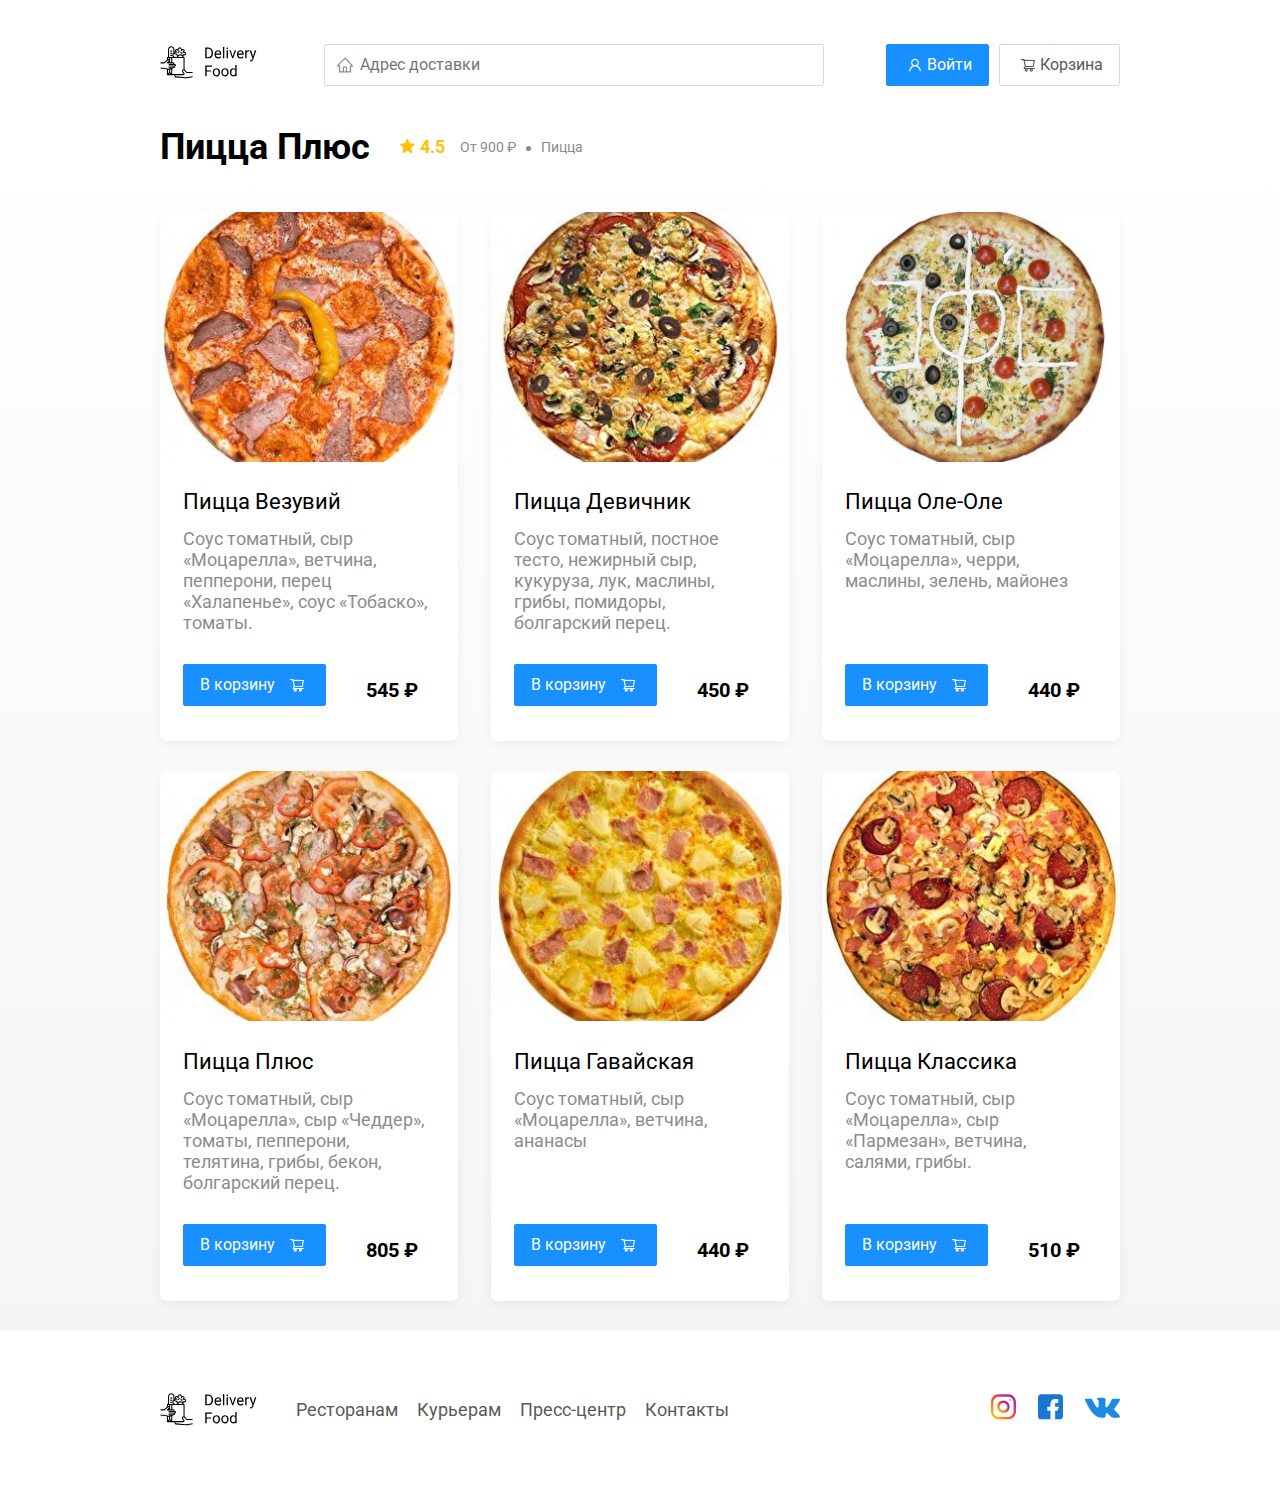
<file: html/restaurant.html>
<!DOCTYPE html>
<html lang="ru">
<head>
	<meta charset="UTF-8"/>
	<meta name="viewport" content="width=device-width, initial-scale=1.0"/>
	<title>PizzaBurger — доставка еды на дом</title>
	<link href="https://fonts.googleapis.com/css?family=Roboto:400,700&display=swap&subset=cyrillic" rel="stylesheet"
	/>
	<link rel="stylesheet" href="../css/normalize.css"/>
	<link rel="stylesheet" href="../css/style.css"/>
</head>
<body>
	<div class="container">
		<header class="header">
			<a href="../index.html" class="logo">
				<img src="../img/icon/logo.svg" alt="Logo"/>
			</a>
			<label class="address">
				<input type="text" class="input input-address" placeholder="Адрес доставки"/>
			</label>
			<div class="buttons">
				<button class="button button-primary button-auth">
					<span class="button-auth-svg"></span>
					<span class="button-text">Войти</span>
				</button>
				<button class="button" id="cart-button">
					<span class="button-cart-svg"></span>
					<span class="button-text">Корзина</span>
				</button>
			</div>
		</header>
	</div>
	<!-- /.container  -->

	<main class="main">
		<div class="container">
			<section class="menu">
				<div class="section-heading">
					<h2 class="section-title restaurant-title">Пицца Плюс</h2>
					<div class="card-info">
						<div class="rating">
							4.5
						</div>
						<div class="price">От 900 ₽</div>
						<div class="category">Пицца</div>
					</div>
					<!-- /.card-info -->
				</div>
				<div class="cards cards-menu">
					<div class="card">
						<img src="../img/pizza-plus/pizza-vesuvius.jpg" alt="image" class="card-image"/>
						<div class="card-text">
							<div class="card-heading">
								<h3 class="card-title card-title-reg">Пицца Везувий</h3>
							</div>
							<!-- /.card-heading -->
							<div class="card-info">
								<div class="ingredients">Соус томатный, сыр «Моцарелла», ветчина, пепперони, перец
								                         «Халапенье», соус «Тобаско», томаты.
								</div>
							</div>
							<!-- /.card-info -->
							<div class="card-buttons">
								<button class="button button-primary button-add-cart">
									<span class="button-card-text">В корзину</span>
									<span class="button-cart-svg"></span>
								</button>
								<strong class="card-price-bold">545 ₽</strong>
							</div>
						</div>
						<!-- /.card-text -->
					</div>
					<!-- /.card -->

					<div class="card">
						<img src="../img/pizza-plus/pizza-girls.jpg" alt="image" class="card-image"/>
						<div class="card-text">
							<div class="card-heading">
								<h3 class="card-title card-title-reg">Пицца Девичник</h3>
							</div>
							<!-- /.card-heading -->
							<div class="card-info">
								<div class="ingredients">Соус томатный, постное тесто, нежирный сыр, кукуруза, лук, маслины,
								                         грибы, помидоры, болгарский перец.
								</div>
							</div>
							<!-- /.card-info -->
							<div class="card-buttons">
								<button class="button button-primary button-add-cart">
									<span class="button-card-text">В корзину</span>
									<span class="button-cart-svg"></span>
								</button>
								<strong class="card-price-bold">450 ₽</strong>
							</div>
						</div>
						<!-- /.card-text -->
					</div>
					<!-- /.card -->

					<div class="card">
						<img src="../img/pizza-plus/pizza-oleole.jpg" alt="image" class="card-image"/>
						<div class="card-text">
							<div class="card-heading">
								<h3 class="card-title card-title-reg">Пицца Оле-Оле</h3>
							</div>
							<!-- /.card-heading -->
							<div class="card-info">
								<div class="ingredients">Соус томатный, сыр «Моцарелла», черри, маслины, зелень, майонез
								</div>
							</div>
							<!-- /.card-info -->
							<div class="card-buttons">
								<button class="button button-primary button-add-cart">
									<span class="button-card-text">В корзину</span>
									<span class="button-cart-svg"></span>
								</button>
								<strong class="card-price-bold">440 ₽</strong>
							</div>
						</div>
						<!-- /.card-text -->
					</div>
					<!-- /.card -->

					<div class="card">
						<img src="../img/pizza-plus/pizza-plus.jpg" alt="image" class="card-image"/>
						<div class="card-text">
							<div class="card-heading">
								<h3 class="card-title card-title-reg">Пицца Плюс</h3>
							</div>
							<!-- /.card-heading -->
							<div class="card-info">
								<div class="ingredients">Соус томатный, сыр «Моцарелла», сыр «Чеддер», томаты, пепперони,
								                         телятина, грибы, бекон, болгарский перец.
								</div>
							</div>
							<!-- /.card-info -->
							<div class="card-buttons">
								<button class="button button-primary button-add-cart">
									<span class="button-card-text">В корзину</span>
									<span class="button-cart-svg"></span>
								</button>
								<strong class="card-price-bold">805 ₽</strong>
							</div>
						</div>
						<!-- /.card-text -->
					</div>
					<!-- /.card -->

					<div class="card">
						<img src="../img/pizza-plus/pizza-hawaiian.jpg" alt="image" class="card-image"/>
						<div class="card-text">
							<div class="card-heading">
								<h3 class="card-title card-title-reg">Пицца Гавайская</h3>
							</div>
							<!-- /.card-heading -->
							<div class="card-info">
								<div class="ingredients">Соус томатный, сыр «Моцарелла», ветчина, ананасы</div>
							</div>
							<!-- /.card-info -->
							<div class="card-buttons">
								<button class="button button-primary button-add-cart">
									<span class="button-card-text">В корзину</span>
									<span class="button-cart-svg"></span>
								</button>
								<strong class="card-price-bold">440 ₽</strong>
							</div>
						</div>
						<!-- /.card-text -->
					</div>
					<!-- /.card -->

					<div class="card">
						<img src="../img/pizza-plus/pizza-classic.jpg" alt="image" class="card-image"/>
						<div class="card-text">
							<div class="card-heading">
								<h3 class="card-title card-title-reg">Пицца Классика</h3>
							</div>
							<!-- /.card-heading -->
							<div class="card-info">
								<div class="ingredients">Соус томатный, сыр «Моцарелла», сыр «Пармезан», ветчина, салями,
								                         грибы.
								</div>
							</div>
							<!-- /.card-info -->
							<div class="card-buttons">
								<button class="button button-primary button-add-cart">
									<span class="button-card-text">В корзину</span>
									<span class="button-cart-svg"></span>
								</button>
								<strong class="card-price-bold">510 ₽</strong>
							</div>
						</div>
						<!-- /.card-text -->
					</div>
					<!-- /.card -->
				</div>
				<!-- /.cards -->
			</section>
		</div>
		<!-- /.container -->
	</main>

	<footer class="footer">
		<div class="container">
			<div class="footer-block">
				<img src="../img/icon/logo.svg" alt="logo" class="logo footer-logo"/>
				<nav class="footer-nav">
					<a href="#" class="footer-link">Ресторанам </a>
					<a href="#" class="footer-link">Курьерам</a>
					<a href="#" class="footer-link">Пресс-центр</a>
					<a href="#" class="footer-link">Контакты</a>
				</nav>
				<div class="social-links">
					<a href="#" class="social-link"><img src="../img/social/instagram.svg" alt="instagram"/></a>
					<a href="#" class="social-link"><img src="../img/social/fb.svg" alt="facebook"/></a>
					<a href="#" class="social-link"><img src="../img/social/vk.svg" alt="vk"/></a>
				</div>
				<!-- /.social-links -->
			</div>
			<!-- /.footer-block -->
		</div>
	</footer>

	<div class="modal modal-cart">
		<div class="modal-dialog">
			<div class="modal-header">
				<h3 class="modal-title">Корзина</h3>
				<button class="close">&times;</button>
			</div>
			<!-- /.modal-header -->
			<div class="modal-body">
				<div class="food-row">
					<span class="food-name">Ролл угорь стандарт</span>
					<strong class="food-price">250 ₽</strong>
					<div class="food-counter">
						<button class="counter-button">-</button>
						<span class="counter">1</span>
						<button class="counter-button">+</button>
					</div>
				</div>
				<!-- /.foods-row -->
				<div class="food-row">
					<span class="food-name">Ролл угорь стандарт</span>
					<strong class="food-price">250 ₽</strong>
					<div class="food-counter">
						<button class="counter-button">-</button>
						<span class="counter">1</span>
						<button class="counter-button">+</button>
					</div>
				</div>
				<!-- /.foods-row -->
				<div class="food-row">
					<span class="food-name">Ролл угорь стандарт</span>
					<strong class="food-price">250 ₽</strong>
					<div class="food-counter">
						<button class="counter-button">-</button>
						<span class="counter">1</span>
						<button class="counter-button">+</button>
					</div>
				</div>
				<!-- /.foods-row -->
				<div class="food-row">
					<span class="food-name">Ролл угорь стандарт</span>
					<strong class="food-price">250 ₽</strong>
					<div class="food-counter">
						<button class="counter-button">-</button>
						<span class="counter">1</span>
						<button class="counter-button">+</button>
					</div>
				</div>
				<!-- /.foods-row -->
			</div>
			<!-- /.modal-body -->
			<div class="modal-footer">
				<span class="modal-pricetag">1250 ₽</span>
				<div class="footer-buttons">
					<button class="button button-primary">Оформить заказ</button>
					<button class="button clear-cart">Отмена</button>
				</div>
			</div>
			<!-- /.modal-footer -->
		</div>
		<!-- /.modal-dialog -->
	</div>


	<script src="../js/main.js"></script>
</body>
</html>
</file>
<file: css/style.css>
* {
    box-sizing: border-box;
}

body {
    font-family: "Roboto", sans-serif;
    padding-top: 44px;
}

a,
button {
    cursor: pointer;
    color: inherit;
}

.hide {
    display: none;
}

.container {
    max-width: 1200px;
    margin: auto;
}

.header {
    display: flex;
    align-items: center;
    justify-content: space-between;
    margin-bottom: 40px;
}

.input {
    background-color: #ffffff;
    border: 1px solid #d9d9d9;
    border-radius: 2px;
    font-size: 16px;
    line-height: 24px;
    padding: 8px 8px 8px 35px;
    background-repeat: no-repeat;
    background-position: left 11px center;
}

.address {
    flex: 0.8;
}

.input-address {
    width: 100%;
    background-image: url(../img/icon/home.svg);
}

.search {
    margin-left: auto;
}

.input-search {
    width: 300px;
    background-image: url(../img/icon/search.svg);

}

.buttons {
    display: flex;
    align-items: center;
}

.button {
    display: flex;
    align-items: center;
    padding: 8px 16px;
    background: #ffffff;
    border: 1px solid #d9d9d9;
    box-sizing: border-box;
    box-shadow: 0 0 2px rgba(0, 0, 0, 0.0015);
    border-radius: 2px;
    color: #595959;
    font-size: 16px;
    line-height: 24px;
}

.button:hover {
    background: #1890ff;
    border: 1px solid #1890ff;
    color: #fff;
}


.button-primary {
    background: #1890ff;
    border: 1px solid #1890ff;
    color: #fff;
    margin-right: 10px;
}

.button-primary:hover {
    background: #ffffff;
    border: 1px solid #d9d9d9;
    color: #595959;
}

.button-icon {
    margin-right: 6px;
}

.button-card-text {
    margin-right: 10px;
}

.button-auth {
    background-position: 20px 13px;
}

.button-primary .button-auth-svg {
    width: 24px;
    height: 24px;
    background-color: #fff;
    -webkit-mask: url("../img/icon/user.svg") no-repeat 50% 50%;
    mask: url("../img/icon/user.svg") no-repeat 50% 50%;
    background-repeat: no-repeat;
}

.button-primary:hover .button-auth-svg {
    background-color: #595959;
}

.button .button-cart-svg {
    width: 24px;
    height: 24px;
    background-color: #595959;
    -webkit-mask: url("../img/icon/shopping-cart.svg") no-repeat 50% 50%;
    mask: url("../img/icon/shopping-cart.svg") no-repeat 50% 50%;
    background-repeat: no-repeat;
}

.button-primary .button-cart-svg {
    background-color: #fff;
}

.button:hover .button-cart-svg {
    background-color: #fff;
}

.button-primary:hover .button-cart-svg {
    background-color: #595959;
}

.button-cart {
    display: none;
    margin: 0 5px;
}

.button-out {
    display: none;
    margin: 0 5px;
}

#warning{
    display: none;
    color: red;
    font-size: 15px;
    line-height: 15px;
    animation-duration: 1s;
    animation-delay: .1s;
    animation-iteration-count: 1;
}

.user-name {
    display: none;
    margin-right: 20px;
    font-weight: bold;
    font-size: 18px;
}

.promo-slider {

    width: 600px;
    height: 300px;

}

.promo {
    box-shadow: 0 7px 12px rgba(158, 158, 163, 0.1);
    border-radius: 10px;
    padding: 68px 70px;
    margin-bottom: 56px;
}

.pizza {
    background: #fff1b8 url(../img/promo/pizza.png) no-repeat top -100px right -250px / 830px
}

.kebab {
    background: #D6E4FF url(../img/promo/kebab.png) no-repeat top 45px right 40px / 450px;
}

.vegetables {
    background: #FFF566 url(../img/promo/vegetables.png) no-repeat top 0 right 0 / 825px
}

.sushi {
    background: #FFF1F0 url(../img/promo/sushi.png) no-repeat top 10px right 15px / 500px
}

.promo-title {
    font-style: normal;
    font-weight: bold;
    font-size: 39px;
    line-height: 46px;
    color: #302c34;
}

.promo-text {
    font-style: normal;
    font-weight: normal;
    font-size: 24px;
    line-height: 28px;
    color: #302c34;
    max-width: 538px;
}

.main {
    background: linear-gradient(180deg, rgba(245, 245, 245, 0) 1.04%, #f5f5f5 100%);
}

.section-heading {
    display: flex;
    align-items: center;
    margin-bottom: 44px;
}

.section-title {
    font-style: normal;
    font-weight: bold;
    font-size: 36px;
    line-height: 42px;
    margin: 0 30px 0 0;
    color: #000000;
}

.cards {
    display: flex;
    align-items: flex-start;
    justify-content: space-between;
    flex-wrap: wrap;
}

.card {
    background: #ffffff;
    box-shadow: 0 4px 12px rgba(0, 0, 0, 0.05);
    border-radius: 7px;
    overflow: hidden;
    margin-bottom: 30px;
    flex-basis: 31%;
    text-decoration: none;

}

.card-restaurant {
    cursor: pointer
}

.card-image {
    width: 100%;
    height: 250px;
    object-fit: cover;
}


.card-text {
    padding: 20px 23px 35px;
    min-height: 275px;
    display: flex;
    flex-direction: column;
}



.restaurants .card-text {
    min-height: auto;
}

.card-heading {
    display: flex;
    align-items: center;
    justify-content: space-between;
    margin-bottom: 10px;
}

.card-title {
    margin: 0;
    font-style: normal;
    font-weight: bold;
    font-size: 22px;
    line-height: 32px;
}

.card-title-reg {
    font-weight: 400;
}

.card-tag {
    font-style: normal;
    font-weight: normal;
    font-size: 12px;
    line-height: 20px;
    color: #ffffff;
    background: #262626;
    border-radius: 2px;
    padding: 1px 8px;
}

.card-info {
    display: flex;
    align-items: center;
    flex-wrap: wrap;
}

.card-buttons {
    display: flex;
    margin-top: 24px;
    flex-grow: 1;
    align-items: flex-end;
}

.card-price-bold {
    font-weight: bold;
    font-size: 20px;
    line-height: 32px;
    margin-left: 30px;
}

.rating {
    background-image: url("../img/icon/rating.svg");
    background-repeat: no-repeat;
    background-position: 0 7px;
    padding-left: 20px;
    margin-right: 26px;
    color: #ffc107;
    font-weight: bold;
    font-size: 18px;
    line-height: 32px;
}

.price,
.category {
    color: #8c8c8c;
    font-size: 18px;
    line-height: 32px;
}

.price {
    margin-right: 10px;
}

.ingredients {
    color: #8c8c8c;
    font-size: 18px;
    line-height: 21px;
}

.category {
    text-overflow: ellipsis;
    overflow: hidden;
    white-space: nowrap;
    max-width: 150px;
}

.price:after {
    content: "";
    width: 5px;
    height: 5px;
    background-color: #8c8c8c;
    display: inline-block;
    vertical-align: middle;
    border-radius: 50%;
    margin-left: 10px;
}

.footer {
    padding: 60px 0;
}

.footer-block {
    display: flex;
    align-items: center;
    justify-content: space-between;
}

.footer-nav {
    margin-left: 35px;
    margin-right: auto;
}

.footer-link {
    display: inline-block;
    color: #595959;
    font-style: normal;
    font-weight: normal;
    font-size: 18px;
    line-height: 21px;
    text-decoration: none;
}

.footer-link:not(:last-child) {
    margin-right: 15px;
}

.social-links {
    display: flex;
    align-items: center;
}

.social-link:not(:last-child) {
    margin-right: 21px;
}

.modal {
    position: fixed;
    left: 0;
    top: 0;
    width: 100%;
    height: 100%;
    background: rgba(0, 0, 0, 0.4);
    display: none;
    z-index: 999;
}

.modal-auth {
    position: fixed;
    left: 0;
    top: 0;
    width: 100%;
    height: 100%;
    background: rgba(0, 0, 0, 0.4);
    display: none;
    z-index: 999;
}

.is-open {
    display: flex;
}

.modal-dialog {
    max-width: 780px;
    width: 95%;
    background: #ffffff;
    border-radius: 5px;
    margin: auto;
    padding: 40px 45px;
}

.modal-dialog-auth {
    width: auto;
    position: relative;
}

.label-auth {
    display: block;
    margin: 30px;
}

.label-auth span {
    width: 80px;
    display: inline-block;
}

.modal-header {
    display: flex;
    align-items: center;
    justify-content: space-between;
    margin-bottom: 45px;
}

.modal-title {
    margin: 0;
    font-weight: bold;
    font-size: 36px;
    line-height: 42px;
}

.close {
    font-size: 36px;
    border: none;
    background-color: transparent;
}

.close-auth {
    font-size: 36px;
    border: none;
    background-color: transparent;
    position: absolute;
    top: 10px;
    right: 20px;
}

.modal-body {
    margin-bottom: 22px;
}

.food-row {
    display: flex;
    align-items: flex-start;
    justify-content: space-between;
    padding-bottom: 8px;
    border-bottom: 1px solid #d9d9d9;
    margin-bottom: 15px;
}

.food-name {
    font-weight: normal;
    font-size: 18px;
    line-height: 32px;
}

.food-price {
    margin-left: auto;
    margin-right: 47px;
    font-weight: bold;
    font-size: 20px;
    line-height: 32px;
}

.food-counter {
    display: flex;
    align-items: center;
}

.counter-button {
    display: flex;
    align-items: center;
    justify-content: center;
    width: 39px;
    height: 32px;
    background: #ffffff;
    border: 1px solid #40a9ff;
    box-sizing: border-box;
    border-radius: 2px;
    font-weight: normal;
    font-size: 14px;
    line-height: 22px;
    color: #40a9ff;
}

.counter-button:hover {
    background: #40a9ff;
    border: 1px solid #ffffff;
    color: #ffffff;
}

.counter {
    font-size: 16px;
    line-height: 24px;
    margin-left: 10px;
    margin-right: 10px;
}

.modal-footer {
    display: flex;
    align-items: center;
    justify-content: space-between;
}

.modal-auth .modal-footer {
    justify-content: flex-end;
}

.footer-buttons {
    display: flex;
    flex-direction: row;
    justify-content: space-between;
    width: 100%;
}

.modal-pricetag {
    background: #262626;
    border-radius: 5px;
    color: #ffffff;
    padding: 15px 20px;
    font-size: 20px;
    line-height: 23px;
}

@media (max-width: 1366px) {
    .container {
        max-width: 960px;
    }

    .pizza {
        background-position: center right -300px;
        background-size: 750px;
    }


    .kebab {
        background-position: top -5px right -93px;
        background-size: 530px;
    }

    .vegetables {
        background-position: top 0 right -93px;
        background-size: 820px;
    }

    .sushi {
        background-position: center right -90px;
    }

    .rating {
        margin-right: 15px;
    }

    .category,
    .price {
        font-size: 14px;
    }
}

@media (max-width: 992px) {
    .container {
        max-width: 750px;
    }



    .pizza {
        padding: 50px;
        background-size: 500px;
        background-position: center right -200px;
    }


    .kebab {
        background-position: top 55px right -100px;
        background-size: 385px;
    }

    .vegetables {
        background-position: top 0 right -280px;
        background-size: 810px;
    }

    .sushi {
        background-position: top 30px right -175px;
    }



    .promo-text {
        font-size: 18px;
        max-width: 400px;
    }

    .card {
        flex-basis: 49%;
    }

    .footer-link {
        font-size: 16px;
    }
}

@media (max-width: 768px) {
    .container {
        max-width: 560px;
    }

    .card-info {
        flex-wrap: wrap;
    }

    .card .rating {
        flex-basis: 100%;
    }

    .card-title {
        font-size: 18px;
    }

    .card-text {
        min-height: 290px;
    }

    .card-price-bold {
        margin-left: 20px;
    }


    .pizza {
        background-size: 400px;
        background-position: bottom 50px right -200px;
    }


    .kebab {
        background-position: top -5px right -74px;
        background-size: 300px;
    }

    .vegetables {
        background-position: top 0 right -240px;
        background-size: 702px;
    }

    .sushi {
        background-position: top -24px right -75px;
        background-size: 302px;
    }

    .promo-title {
        font-size: 24px;
        line-height: 1.4;
    }

    .promo-text {
        margin-top: 0;
    }
}

@media (max-width: 578px) {
    .container {
        width: 90%;
    }

    .address {
        min-width: 100%;
        order: 1;
    }

    .header {
        flex-wrap: wrap;
    }

    .input-address {
        margin-top: 15px;
        order: 5;
        flex: 1;
    }

    .promo {
        background-image: none;
    }

    .promo-title {
        margin-bottom: 10px;
    }

    .section-title {
        font-size: 20px;
    }

    .card {
        flex-basis: 100%;
    }

    .card-text {
        min-height: auto;
    }

    .card-image {
        width: 100%;
    }

    .footer {
        padding: 30px 0;
    }

    .footer-block {
        align-items: flex-start;
    }

    .footer-nav {
        margin-left: 0;
        margin-right: 0;
        order: 0;
        display: flex;
        flex-direction: column;
    }

    .footer-logo {
        margin-right: 15px;
        order: 1;
    }

    .social-links {
        order: 2;
    }
}

@media (max-width: 480px) {
    .button-text {
        display: none;
    }

    .button-icon {
        margin: 0;
    }

    .user-name {
        margin: 10px;

    }

    .buttons {
        flex-wrap: wrap;
        margin-left: auto;
    }

    .button {
        min-height: 40px;
        padding: 5px 12px;

    }

    .button-out-svg {
        width: 24px;
        height: 24px;
        background-color: #fff;
        -webkit-mask: url(../img/icon/logout.svg) no-repeat 50% 50%;
        mask: url(../img/icon/logout.svg) no-repeat 50% 50%;
        background-repeat: no-repeat;
        -webkit-mask-size: 20px;
        mask-size: 20px;
    }

    .promo {
        padding: 20px;
    }

    .section-heading {
        flex-wrap: wrap;
    }

    .footer-block {
        flex-wrap: wrap;
        flex-direction: column;
        align-items: center;
    }

    .footer-logo {
        order: 0;
        margin-bottom: 20px;
    }

    .footer-nav {
        margin-bottom: 20px;
        text-align: center;
    }

    .footer-link:not(:last-child) {
        margin-right: 0;
    }
}
</file>
